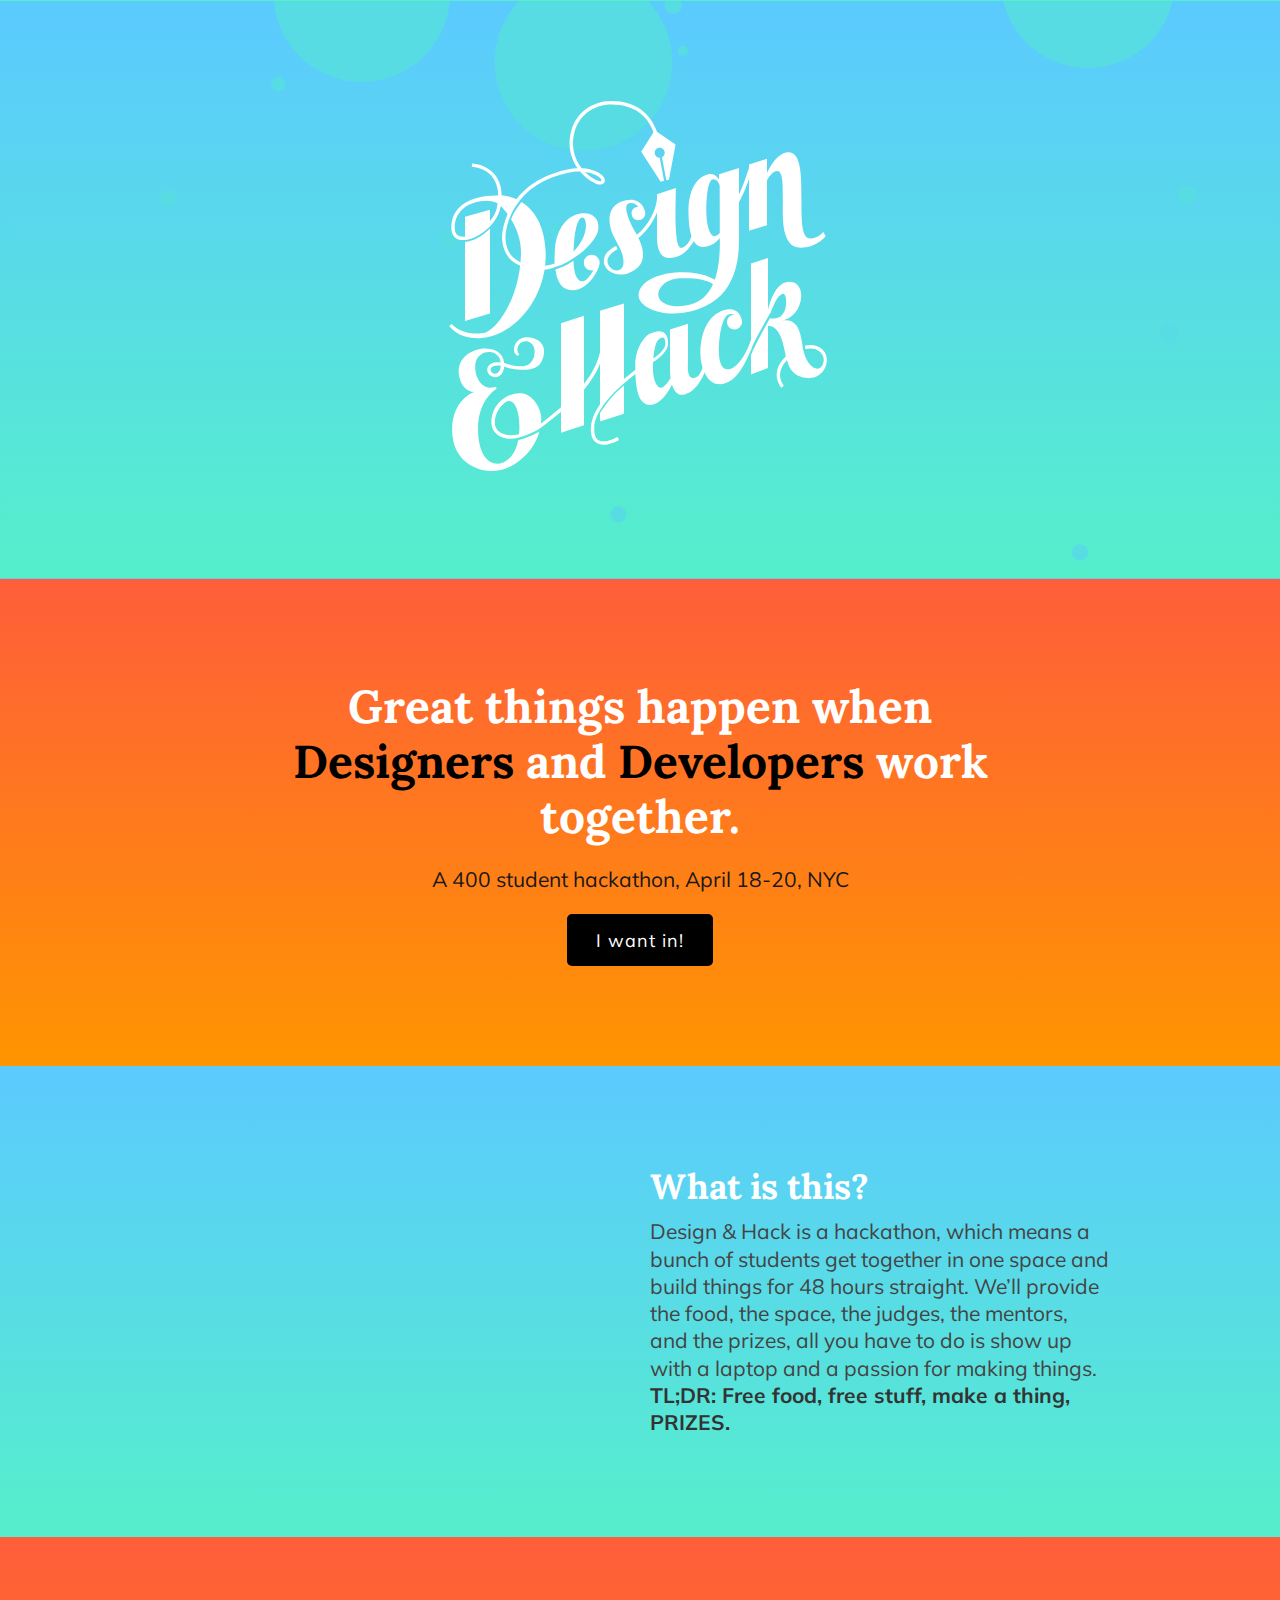
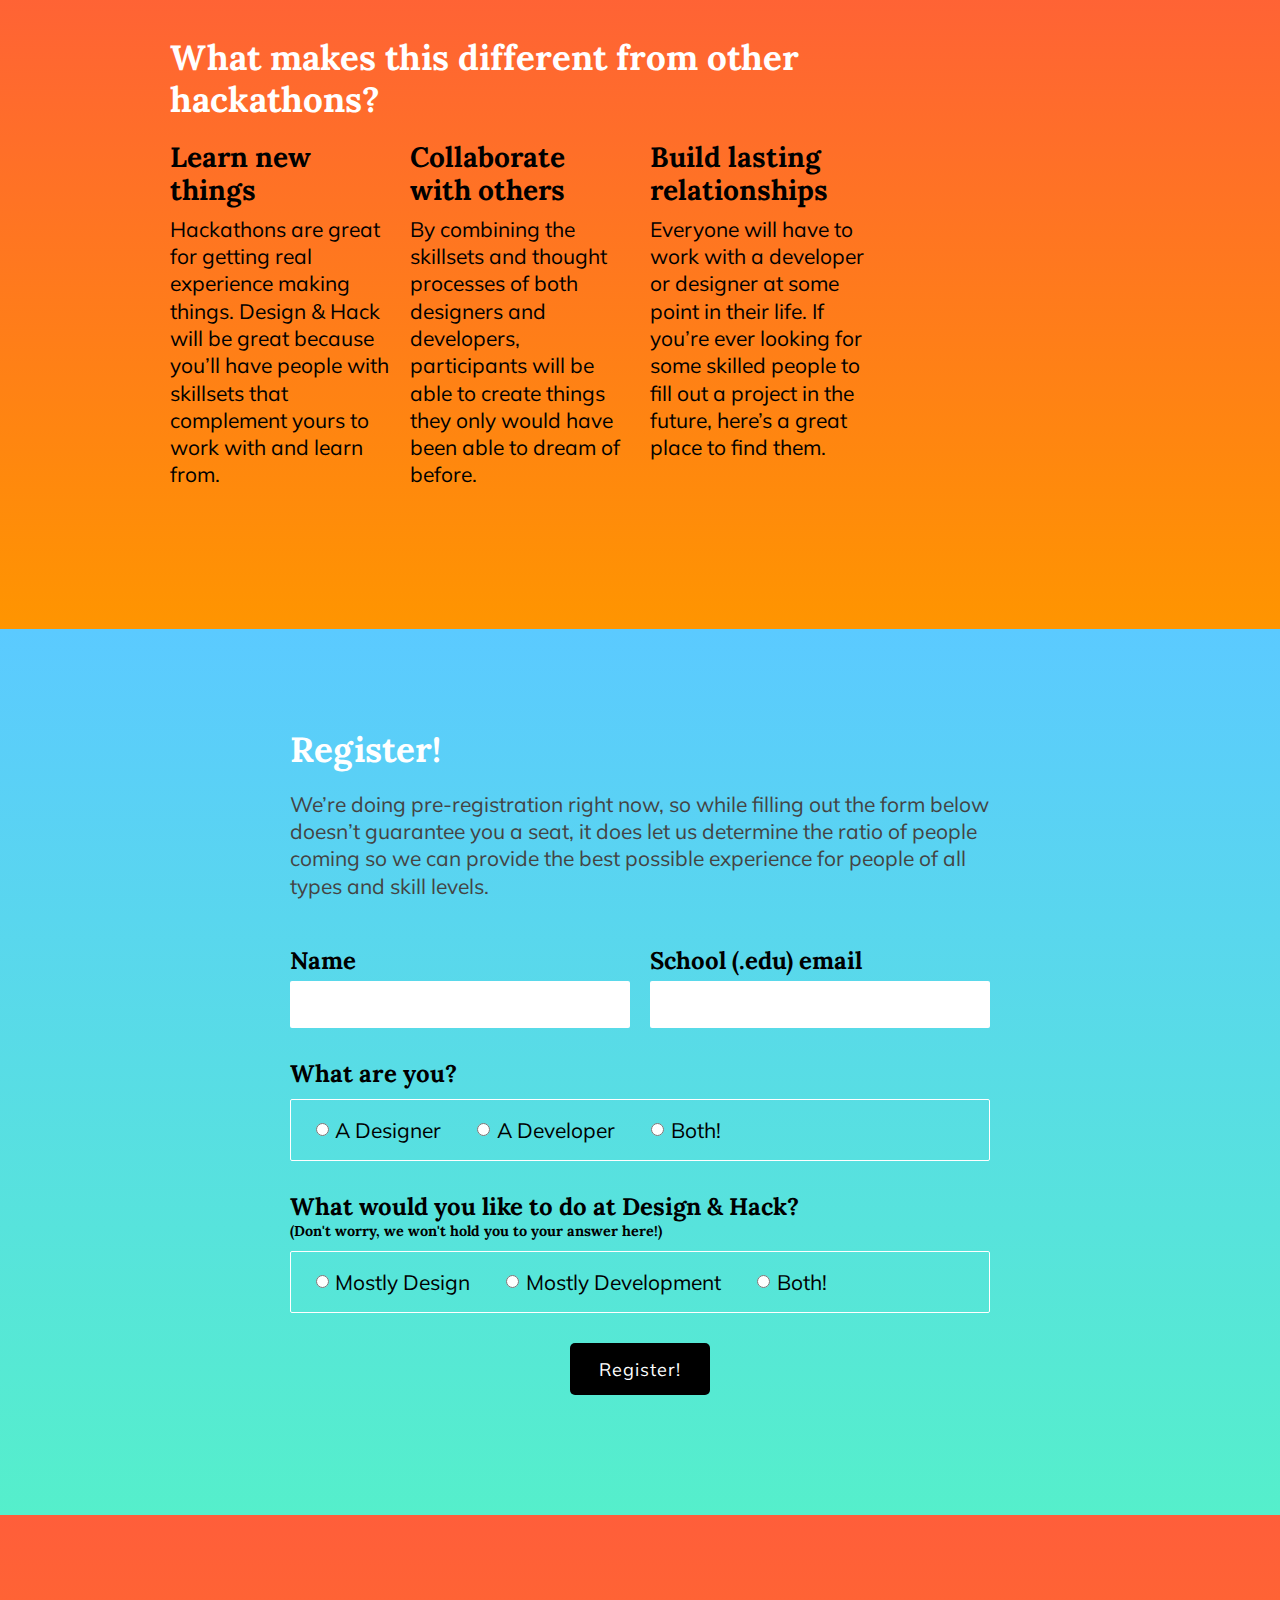
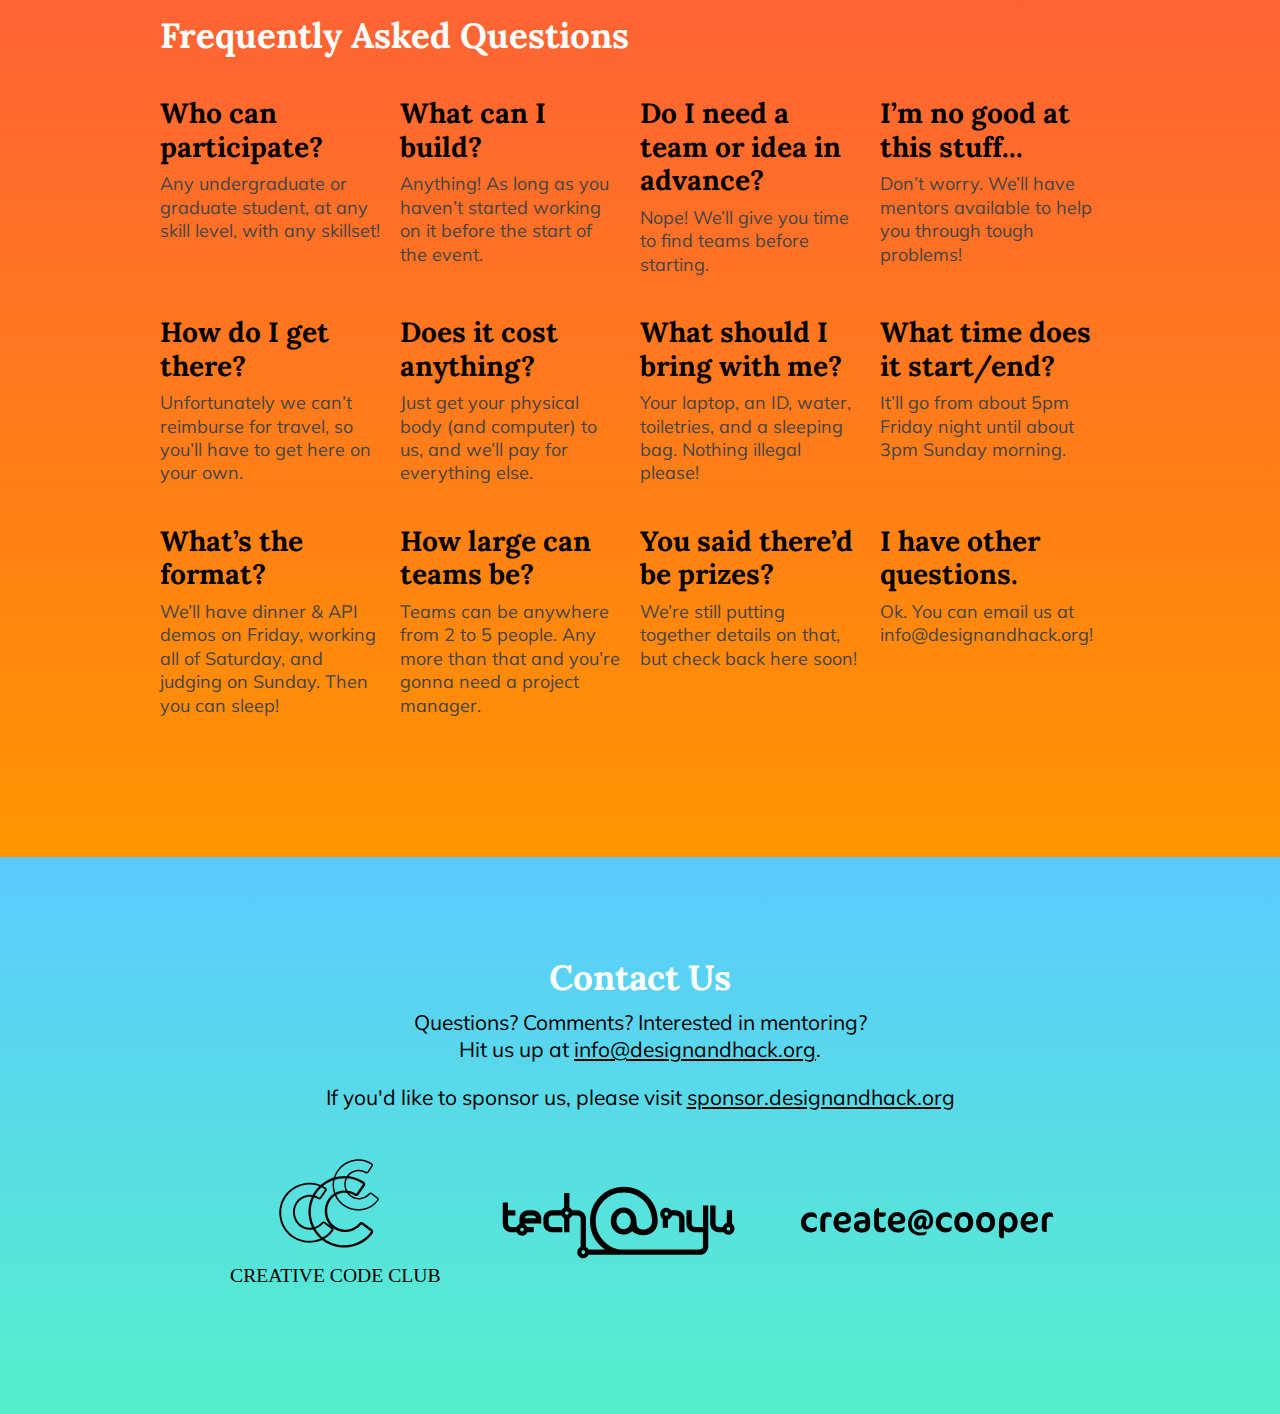
<file: index.html>
<!DOCTYPE html>
<!--[if lt IE 7 ]><html class="ie ie6" lang="en"> <![endif]-->
<!--[if IE 7 ]><html class="ie ie7" lang="en"> <![endif]-->
<!--[if IE 8 ]><html class="ie ie8" lang="en"> <![endif]-->
<!--[if (gte IE 9)|!(IE)]><!--><html lang="en"> <!--<![endif]-->
<head>

	<!-- Basic Page Needs
  ================================================== -->
	<meta charset="utf-8">
	<title>Design &amp; Hack | April 18-20</title>
	<meta name="description" content="">
	<meta name="author" content="">

	<!-- Mobile Specific Metas
  ================================================== -->
	<meta name="viewport" content="width=device-width, initial-scale=1, maximum-scale=1">

	<!-- CSS
  ================================================== -->
	<link rel="stylesheet" href="stylesheets/base.css">
	<link rel="stylesheet" href="stylesheets/skeleton.css">
	<link rel="stylesheet" href="stylesheets/layout.css">
	<link rel="stylesheet" href="stylesheets/base-styles.css">

	<!--[if lt IE 9]>
		<script src="http://html5shim.googlecode.com/svn/trunk/html5.js"></script>
	<![endif]-->

	<!-- Favicons
	================================================== -->
	<link rel="apple-touch-icon" sizes="57x57" href="http://designandhack.org/icons/apple-touch-icon-57x57.png">
	<link rel="apple-touch-icon" sizes="114x114" href="http://designandhack.org/icons/apple-touch-icon-114x114.png">
	<link rel="apple-touch-icon" sizes="72x72" href="http://designandhack.org/icons/apple-touch-icon-72x72.png">
	<link rel="apple-touch-icon" sizes="144x144" href="http://designandhack.org/icons/apple-touch-icon-144x144.png">
	<link rel="apple-touch-icon" sizes="60x60" href="http://designandhack.org/icons/apple-touch-icon-60x60.png">
	<link rel="apple-touch-icon" sizes="120x120" href="http://designandhack.org/icons/apple-touch-icon-120x120.png">
	<link rel="apple-touch-icon" sizes="76x76" href="http://designandhack.org/icons/apple-touch-icon-76x76.png">
	<link rel="apple-touch-icon" sizes="152x152" href="http://designandhack.org/icons/apple-touch-icon-152x152.png">
	<link rel="icon" type="image/png" href="http://designandhack.org/icons/favicon-196x196.png" sizes="196x196">
	<link rel="icon" type="image/png" href="http://designandhack.org/icons/favicon-160x160.png" sizes="160x160">
	<link rel="icon" type="image/png" href="http://designandhack.org/icons/favicon-96x96.png" sizes="96x96">
	<link rel="icon" type="image/png" href="http://designandhack.org/icons/favicon-16x16.png" sizes="16x16">
	<link rel="icon" type="image/png" href="http://designandhack.org/icons/favicon-32x32.png" sizes="32x32">
	<meta name="msapplication-TileColor" content="#da532c">
	<meta name="msapplication-TileImage" content="http://designandhack.org/icons/mstile-144x144.png">

	<!-- Custom
	================================================== -->
<link href='http://fonts.googleapis.com/css?family=Lora:400,700,400italic,700italic|Muli' rel='stylesheet' type='text/css'>
	<script src="https://ajax.googleapis.com/ajax/libs/jquery/2.0.0/jquery.min.js" type="text/javascript"></script>




</head>
<body>
	<header>
		<canvas class="pattern-design-container-1"></canvas>
		<img src="images/logo.svg" alt="Design &amp; Hack" class="logo">
	</header>
	<section class="intro">
		<div class="container">
			<h1 class="twelve columns offset-by-two row">Great things happen when <span class="designers">Designers</span> and <span class="developers">Developers</span> work together.</h1>
			<h4 class="details row">A 400 student hackathon, April 18-20, NYC</h2>
			<button class="register-top">I want in!</a>
		</div>
	</section>
	<section class="what">
		<!--<canvas class="pattern-design-container-1"></canvas>-->
		<div class="pattern-design-container-2"></div>
		<div class="container">
			<h2 class="eight columns offset-by-eight">What is this?</h1>
			<p class="eight columns offset-by-eight remove-bottom">Design &amp; Hack is a hackathon, which means a bunch of students get together in one space and build things for 48 hours straight. We’ll provide the food, the space, the judges, the mentors, and the prizes, all you have to do is show up with a laptop and a passion for making things. <strong>TL;DR: Free food, free stuff, make a thing, PRIZES.</strong> </p>
		</div>
	</section>
	<section class="why">
		<!--<canvas class="pattern-development-container-1"></canvas>-->
		<div class="pattern-development-container-2"></div>
		<div class="container">
			<h2 class="twelve columns row">What makes this different from other hackathons?</h2>
			<div class="twelve columns row clearfix">
				<div class="four columns alpha">
					<h3>Learn new things</h3>
					<p>Hackathons are great for getting real experience making things. Design &amp; Hack will be great because you’ll have people with skillsets that complement yours to work with and learn from.</p>
				</div>
				<div class="four columns">
					<h3>Collaborate with others</h3>
					<p>By combining the skillsets and thought processes of both designers and developers, participants will be able to create things they only would have been able to dream of before.</p>
				</div>
				<div class="four columns omega">
					<h3>Build lasting relationships</h3>
					<p>Everyone will have to work with a developer or designer at some point in their life. If you’re ever looking for some skilled people to fill out a project in the future, here’s a great place to find them.</p>
				</div>
			</div>
		</div>
	</section>
	<section class="register">
		<div class="container">
			<h2 class="twelcve columns offset-by-two row">Register!</h2>
			<p class="twelve columns offset-by-two row">
				We’re doing pre-registration right now, so while filling out the form below doesn’t guarantee you a seat, it does let us determine the ratio of people coming so we can provide the best possible experience for people of all types and skill levels.
			</p>
			<form action="https://docs.google.com/forms/d/182umBBY7OFVNP5V9fgM-IvEcebfyxMo-8ZLTtr0J-_w/formResponse" method="POST" id="ss-form" target="_self" onsubmit="" class="twelve columns offset-by-two row clearfix">
				<div class="six columns alpha">
					<label for="name">Name</label>
					<input id="name" type="text" name="entry.964512783" value="" class="ss-q-short" id="entry_964512783" dir="auto" aria-label="Name  " aria-required="true" required="" title="">
				</div>
				<div class="six columns omega">
					<label for="school-email">School (.edu) email</label>
					<input id="school-email" type="email" name="entry.111520572" value="" class="ss-q-short" id="entry_111520572" dir="auto" aria-label="Email  Must be a valid email address" aria-required="true" required="" title="Must be a valid email address">
				</div>
				<p class="label">What are you?</p>
				<div class="radio-set-container twelve columns row alpha omega">
					<input type="radio" name="entry.720144203" value="A Designer" id="group_720144203_1" role="radio" class="ss-q-radio" aria-label="A Designer" required="" aria-required="true">
					<label for="group_720144203_1">A Designer</label>
					<input type="radio" name="entry.720144203" value="A Developer" id="group_720144203_2" role="radio" class="ss-q-radio" aria-label="A Developer" required="" aria-required="true">
					<label for="group_720144203_2">A Developer</label>
					<input type="radio" name="entry.720144203" value="Both!" id="group_720144203_3" role="radio" class="ss-q-radio" aria-label="Both!" required="" aria-required="true">
					<label for="group_720144203_3">Both!</label>
				</div>
				<p class="label">What would you like to do at Design &amp; Hack?
					<span class="caveat">(Don't worry, we won't hold you to your answer here!)</span>
				</p>
				<div class="radio-set-container twelve columns row alpha omega">
					<input type="radio" name="entry.1129792092" value="Mostly Design" id="group_1129792092_1" role="radio" class="ss-q-radio" aria-label="Mostly Design" required="" aria-required="true">
					<label for="group_1129792092_1">Mostly Design</label>
					<input type="radio" name="entry.1129792092" value="Mostly Development" id="group_1129792092_2" role="radio" class="ss-q-radio" aria-label="Mostly Development" required="" aria-required="true">
					<label for="group_1129792092_2">Mostly Development</label>
					<input type="radio" name="entry.1129792092" value="Both!" id="group_1129792092_3" role="radio" class="ss-q-radio" aria-label="Both!" required="" aria-required="true">
					<label for="group_1129792092_3">Both!</label>
				</div>

				<input type="hidden" name="draftResponse" value="[,,&quot;1990460794605651435&quot;]">
				<input type="hidden" name="pageHistory" value="0">
				<input type="hidden" name="fromEmail" value="false">

				<input type="hidden" name="fbzx" value="1990460794605651435">

				<input type="submit" class="button register-bottom" value="Register!">
			</form>
		</div>
	</section>
	<section class="faq">
		<div class="container">
			<h2 class="sixteen columns row alpha omega">Frequently Asked Questions</h2>
			<div class="sixteen columns clearfix row alpha omega">
				<div class="four columns alpha">
					<h3>Who can participate?</h3>
					<p>Any undergraduate or graduate student, at any skill level, with any skillset!</p>
				</div>
				<div class="four columns">
					<h3>What can I build?</h3>
					<p>Anything! As long as you haven’t started working on it before the start of the event.</p>
				</div>
				<div class="four columns">
					<h3>Do I need a team or idea in advance?</h3>
					<p>Nope! We’ll give you time to find teams before starting.</p>
				</div>
				<div class="four columns omega">
					<h3>I’m no good at this stuff...</h3>
					<p>Don’t worry. We’ll have mentors available to help you through tough problems!</p>
				</div>
			</div>
			<div class="sixteen columns clearfix row alpha omega">
				<div class="four columns alpha">
					<h3>How do I get there?</h3>
					<p>Unfortunately we can’t reimburse for travel, so you’ll have to get here on your own.</p>
				</div>
				<div class="four columns">
					<h3>Does it cost anything?</h3>
					<p>Just get your physical body (and computer) to us, and we’ll pay for everything else.</p>
				</div>
				<div class="four columns">
					<h3>What should I bring with me?</h3>
					<p>Your laptop, an ID, water, toiletries, and a sleeping bag. Nothing illegal please!</p>
				</div>
				<div class="four columns omega">
					<h3>What time does it start/end?</h3>
					<p>It’ll go from about 5pm Friday night until about 3pm Sunday morning.</p>
				</div>
			</div>
			<div class="sixteen columns clearfix row alpha omega">
				<div class="four columns alpha">
					<h3>What’s the format?</h3>
					<p>We’ll have dinner &amp; API demos on Friday, working all of Saturday, and judging on Sunday. Then you can sleep!</p>
				</div>
				<div class="four columns">
					<h3>How large can teams be?</h3>
					<p>Teams can be anywhere from 2 to 5 people. Any more than that and you’re gonna need a project manager.</p>
				</div>
				<div class="four columns">
					<h3>You said there’d be prizes?</h3>
					<p>We’re still putting together details on that, but check back here soon!</p>
				</div>
				<div class="four columns omega">
					<h3>I have other questions.</h3>
					<p>Ok. You can email us at info@designandhack.org!</p>
				</div>
			</div>
		</div>
	</section>
	<footer>
		<div class="container">
			<h2>Contact Us</h2>
			<p>Questions? Comments? Interested in mentoring? <br/> Hit us up at <a href="mailto:info@designandhack.org">info@designandhack.org</a>.</p>
			<p>If you'd like to sponsor us, please visit <a href="http://sponsor.designandhack.org">sponsor.designandhack.org</a></p>
			<div class="logos">
				<a target="_blank" href="http://facebook.com/creativecodeclub"><img src="images/c3.svg" alt="Creative Code Club"></a>
				<a target="_blank" href="http://techatnyu.org/"><img src="images/tech@nyu.svg" alt="Tech @ NYU"></a>
				<a target="_blank" href="http://createatcooper.org/"><img src="images/create@cooper.svg" alt="Create @ Cooper"></a>
			</div>
		</div>
	</footer>
	<script src="js/animations.js">
	</script>
</body>
</html>
</file>
<file: stylesheets/base.css>
/*
* Skeleton V1.2
* Copyright 2011, Dave Gamache
* www.getskeleton.com
* Free to use under the MIT license.
* http://www.opensource.org/licenses/mit-license.php
* 6/20/2012
*/


/* Table of Content
==================================================
	#Reset & Basics
	#Basic Styles
	#Site Styles
	#Typography
	#Links
	#Lists
	#Images
	#Buttons
	#Forms
	#Misc */


/* #Reset & Basics (Inspired by E. Meyers)
================================================== */
	html, body, div, span, applet, object, iframe, h1, h2, h3, h4, h5, h6, p, blockquote, pre, a, abbr, acronym, address, big, cite, code, del, dfn, em, img, ins, kbd, q, s, samp, small, strike, strong, sub, sup, tt, var, b, u, i, center, dl, dt, dd, ol, ul, li, fieldset, form, label, legend, table, caption, tbody, tfoot, thead, tr, th, td, article, aside, canvas, details, embed, figure, figcaption, footer, header, hgroup, menu, nav, output, ruby, section, summary, time, mark, audio, video {
		margin: 0;
		padding: 0;
		border: 0;
		font-size: 100%;
		font: inherit;
		vertical-align: baseline; }
	article, aside, details, figcaption, figure, footer, header, hgroup, menu, nav, section {
		display: block; }
	body {
		line-height: 1; }
	ol, ul {
		list-style: none; }
	blockquote, q {
		quotes: none; }
	blockquote:before, blockquote:after,
	q:before, q:after {
		content: '';
		content: none; }
	table {
		border-collapse: collapse;
		border-spacing: 0; }


/* #Basic Styles
================================================== */
	body {
		background: #fff;
		font: 14px/21px "HelveticaNeue", "Helvetica Neue", Helvetica, Arial, sans-serif;
		color: #444;
		-webkit-font-smoothing: antialiased; /* Fix for webkit rendering */
		-webkit-text-size-adjust: 100%;
 }


/* #Typography
================================================== */
	h1, h2, h3, h4, h5, h6 {
		color: #181818;
		font-family: "Georgia", "Times New Roman", serif;
		font-weight: normal; }
	h1 a, h2 a, h3 a, h4 a, h5 a, h6 a { font-weight: inherit; }
	h1 { font-size: 46px; line-height: 50px; margin-bottom: 14px;}
	h2 { font-size: 35px; line-height: 40px; margin-bottom: 10px; }
	h3 { font-size: 28px; line-height: 34px; margin-bottom: 8px; }
	h4 { font-size: 21px; line-height: 30px; margin-bottom: 4px; }
	h5 { font-size: 17px; line-height: 24px; }
	h6 { font-size: 14px; line-height: 21px; }
	.subheader { color: #777; }

	p { margin: 0 0 20px 0; }
	p img { margin: 0; }
	p.lead { font-size: 21px; line-height: 27px; color: #777;  }

	em { font-style: italic; }
	strong { font-weight: bold; color: #333; }
	small { font-size: 80%; }

/*	Blockquotes  */
	blockquote, blockquote p { font-size: 17px; line-height: 24px; color: #777; font-style: italic; }
	blockquote { margin: 0 0 20px; padding: 9px 20px 0 19px; border-left: 1px solid #ddd; }
	blockquote cite { display: block; font-size: 12px; color: #555; }
	blockquote cite:before { content: "\2014 \0020"; }
	blockquote cite a, blockquote cite a:visited, blockquote cite a:visited { color: #555; }

	hr { border: solid #ddd; border-width: 1px 0 0; clear: both; margin: 10px 0 30px; height: 0; }


/* #Links
================================================== */
	a, a:visited { color: #333; text-decoration: underline; outline: 0; }
	a:hover, a:focus { color: #000; }
	p a, p a:visited { line-height: inherit; }


/* #Lists
================================================== */
	ul, ol { margin-bottom: 20px; }
	ul { list-style: none outside; }
	ol { list-style: decimal; }
	ol, ul.square, ul.circle, ul.disc { margin-left: 30px; }
	ul.square { list-style: square outside; }
	ul.circle { list-style: circle outside; }
	ul.disc { list-style: disc outside; }
	ul ul, ul ol,
	ol ol, ol ul { margin: 4px 0 5px 30px; font-size: 90%;  }
	ul ul li, ul ol li,
	ol ol li, ol ul li { margin-bottom: 6px; }
	li { line-height: 18px; margin-bottom: 12px; }
	ul.large li { line-height: 21px; }
	li p { line-height: 21px; }

/* #Images
================================================== */

	img.scale-with-grid {
		max-width: 100%;
		height: auto; }


/* #Buttons
================================================== */

	.button,
	button,
	input[type="submit"],
	input[type="reset"],
	input[type="button"] {
		background: #eee; /* Old browsers */
		background: #eee -moz-linear-gradient(top, rgba(255,255,255,.2) 0%, rgba(0,0,0,.2) 100%); /* FF3.6+ */
		background: #eee -webkit-gradient(linear, left top, left bottom, color-stop(0%,rgba(255,255,255,.2)), color-stop(100%,rgba(0,0,0,.2))); /* Chrome,Safari4+ */
		background: #eee -webkit-linear-gradient(top, rgba(255,255,255,.2) 0%,rgba(0,0,0,.2) 100%); /* Chrome10+,Safari5.1+ */
		background: #eee -o-linear-gradient(top, rgba(255,255,255,.2) 0%,rgba(0,0,0,.2) 100%); /* Opera11.10+ */
		background: #eee -ms-linear-gradient(top, rgba(255,255,255,.2) 0%,rgba(0,0,0,.2) 100%); /* IE10+ */
		background: #eee linear-gradient(top, rgba(255,255,255,.2) 0%,rgba(0,0,0,.2) 100%); /* W3C */
	  border: 1px solid #aaa;
	  border-top: 1px solid #ccc;
	  border-left: 1px solid #ccc;
	  -moz-border-radius: 3px;
	  -webkit-border-radius: 3px;
	  border-radius: 3px;
	  color: #444;
	  display: inline-block;
	  font-size: 11px;
	  font-weight: bold;
	  text-decoration: none;
	  text-shadow: 0 1px rgba(255, 255, 255, .75);
	  cursor: pointer;
	  margin-bottom: 20px;
	  line-height: normal;
	  padding: 8px 10px;
	  font-family: "HelveticaNeue", "Helvetica Neue", Helvetica, Arial, sans-serif; }

	.button:hover,
	button:hover,
	input[type="submit"]:hover,
	input[type="reset"]:hover,
	input[type="button"]:hover {
		color: #222;
		background: #ddd; /* Old browsers */
		background: #ddd -moz-linear-gradient(top, rgba(255,255,255,.3) 0%, rgba(0,0,0,.3) 100%); /* FF3.6+ */
		background: #ddd -webkit-gradient(linear, left top, left bottom, color-stop(0%,rgba(255,255,255,.3)), color-stop(100%,rgba(0,0,0,.3))); /* Chrome,Safari4+ */
		background: #ddd -webkit-linear-gradient(top, rgba(255,255,255,.3) 0%,rgba(0,0,0,.3) 100%); /* Chrome10+,Safari5.1+ */
		background: #ddd -o-linear-gradient(top, rgba(255,255,255,.3) 0%,rgba(0,0,0,.3) 100%); /* Opera11.10+ */
		background: #ddd -ms-linear-gradient(top, rgba(255,255,255,.3) 0%,rgba(0,0,0,.3) 100%); /* IE10+ */
		background: #ddd linear-gradient(top, rgba(255,255,255,.3) 0%,rgba(0,0,0,.3) 100%); /* W3C */
	  border: 1px solid #888;
	  border-top: 1px solid #aaa;
	  border-left: 1px solid #aaa; }

	.button:active,
	button:active,
	input[type="submit"]:active,
	input[type="reset"]:active,
	input[type="button"]:active {
		border: 1px solid #666;
		background: #ccc; /* Old browsers */
		background: #ccc -moz-linear-gradient(top, rgba(255,255,255,.35) 0%, rgba(10,10,10,.4) 100%); /* FF3.6+ */
		background: #ccc -webkit-gradient(linear, left top, left bottom, color-stop(0%,rgba(255,255,255,.35)), color-stop(100%,rgba(10,10,10,.4))); /* Chrome,Safari4+ */
		background: #ccc -webkit-linear-gradient(top, rgba(255,255,255,.35) 0%,rgba(10,10,10,.4) 100%); /* Chrome10+,Safari5.1+ */
		background: #ccc -o-linear-gradient(top, rgba(255,255,255,.35) 0%,rgba(10,10,10,.4) 100%); /* Opera11.10+ */
		background: #ccc -ms-linear-gradient(top, rgba(255,255,255,.35) 0%,rgba(10,10,10,.4) 100%); /* IE10+ */
		background: #ccc linear-gradient(top, rgba(255,255,255,.35) 0%,rgba(10,10,10,.4) 100%); /* W3C */ }

	.button.full-width,
	button.full-width,
	input[type="submit"].full-width,
	input[type="reset"].full-width,
	input[type="button"].full-width {
		width: 100%;
		padding-left: 0 !important;
		padding-right: 0 !important;
		text-align: center; }

	/* Fix for odd Mozilla border & padding issues */
	button::-moz-focus-inner,
	input::-moz-focus-inner {
    border: 0;
    padding: 0;
	}


/* #Forms
================================================== */

	form {
		margin-bottom: 20px; }
	fieldset {
		margin-bottom: 20px; }
	input[type="text"],
	input[type="password"],
	input[type="email"],
	textarea,
	select {
		border: 1px solid #ccc;
		padding: 6px 4px;
		outline: none;
		-moz-border-radius: 2px;
		-webkit-border-radius: 2px;
		border-radius: 2px;
		font: 13px "HelveticaNeue", "Helvetica Neue", Helvetica, Arial, sans-serif;
		color: #777;
		margin: 0;
		width: 210px;
		max-width: 100%;
		display: block;
		margin-bottom: 20px;
		background: #fff; }
	select {
		padding: 0; }
	input[type="text"]:focus,
	input[type="password"]:focus,
	input[type="email"]:focus,
	textarea:focus {
		border: 1px solid #aaa;
 		color: #444;
 		-moz-box-shadow: 0 0 3px rgba(0,0,0,.2);
		-webkit-box-shadow: 0 0 3px rgba(0,0,0,.2);
		box-shadow:  0 0 3px rgba(0,0,0,.2); }
	textarea {
		min-height: 60px; }
	label,
	legend {
		display: block;
		font-weight: bold;
		font-size: 13px;  }
	select {
		width: 220px; }
	input[type="checkbox"] {
		display: inline; }
	label span,
	legend span {
		font-weight: normal;
		font-size: 13px;
		color: #444; }

/* #Misc
================================================== */
	.remove-bottom { margin-bottom: 0 !important; }
	.half-bottom { margin-bottom: 10px !important; }
	.add-bottom { margin-bottom: 20px !important; }
</file>
<file: stylesheets/skeleton.css>
/*
* Skeleton V1.2
* Copyright 2011, Dave Gamache
* www.getskeleton.com
* Free to use under the MIT license.
* http://www.opensource.org/licenses/mit-license.php
* 6/20/2012
*/


/* Table of Contents
==================================================
    #Base 960 Grid
    #Tablet (Portrait)
    #Mobile (Portrait)
    #Mobile (Landscape)
    #Clearing */



/* #Base 960 Grid
================================================== */

    .container                                  { position: relative; width: 960px; margin: 0 auto; padding: 0; box-sizing: border-box; -moz-bozx-sizing: border-box; }
    .container .column,
    .container .columns                         { float: left; display: inline; margin-left: 10px; margin-right: 10px; }
    .row                                        { clear: left; margin-bottom: 20px; }

    /* Nested Column Classes */
    .column.alpha, .columns.alpha               { margin-left: 0; }
    .column.omega, .columns.omega               { margin-right: 0; }

    /* Base Grid */
    .container .one.column,
    .container .one.columns                     { width: 40px;  }
    .container .two.columns                     { width: 100px; }
    .container .three.columns                   { width: 160px; }
    .container .four.columns                    { width: 220px; }
    .container .five.columns                    { width: 280px; }
    .container .six.columns                     { width: 340px; }
    .container .seven.columns                   { width: 400px; }
    .container .eight.columns                   { width: 460px; }
    .container .nine.columns                    { width: 520px; }
    .container .ten.columns                     { width: 580px; }
    .container .eleven.columns                  { width: 640px; }
    .container .twelve.columns                  { width: 700px; }
    .container .thirteen.columns                { width: 760px; }
    .container .fourteen.columns                { width: 820px; }
    .container .fifteen.columns                 { width: 880px; }
    .container .sixteen.columns                 { width: 940px; }

    .container .one-third.column                { width: 300px; }
    .container .two-thirds.column               { width: 620px; }

    /* Offsets */
    .container .offset-by-one                   { padding-left: 60px;  }
    .container .offset-by-two                   { padding-left: 120px; }
    .container .offset-by-three                 { padding-left: 180px; }
    .container .offset-by-four                  { padding-left: 240px; }
    .container .offset-by-five                  { padding-left: 300px; }
    .container .offset-by-six                   { padding-left: 360px; }
    .container .offset-by-seven                 { padding-left: 420px; }
    .container .offset-by-eight                 { padding-left: 480px; }
    .container .offset-by-nine                  { padding-left: 540px; }
    .container .offset-by-ten                   { padding-left: 600px; }
    .container .offset-by-eleven                { padding-left: 660px; }
    .container .offset-by-twelve                { padding-left: 720px; }
    .container .offset-by-thirteen              { padding-left: 780px; }
    .container .offset-by-fourteen              { padding-left: 840px; }
    .container .offset-by-fifteen               { padding-left: 900px; }



/* #Tablet (Portrait)
================================================== */

    /* Note: Design for a width of 768px */

    @media only screen and (min-width: 768px) and (max-width: 959px) {
        .container                                  { max-width: 768px; }
        .container .column,
        .container .columns                         { margin-left: 10px; margin-right: 10px;  }
        .column.alpha, .columns.alpha               { margin-left: 0; margin-right: 10px; }
        .column.omega, .columns.omega               { margin-right: 0; margin-left: 10px; }
        .alpha.omega                                { margin-left: 0; margin-right: 0; }

        .container .one.column,
        .container .one.columns                     { width: 28px; }
        .container .two.columns                     { width: 76px; }
        .container .three.columns                   { width: 124px; }
        .container .four.columns                    { width: 172px; }
        .container .five.columns                    { width: 220px; }
        .container .six.columns                     { width: 268px; }
        .container .seven.columns                   { width: 316px; }
        .container .eight.columns                   { width: 364px; }
        .container .nine.columns                    { width: 412px; }
        .container .ten.columns                     { width: 460px; }
        .container .eleven.columns                  { width: 508px; }
        .container .twelve.columns                  { width: 556px; }
        .container .thirteen.columns                { width: 604px; }
        .container .fourteen.columns                { width: 652px; }
        .container .fifteen.columns                 { width: 700px; }
        .container .sixteen.columns                 { width: 748px; }

        .container .one-third.column                { width: 236px; }
        .container .two-thirds.column               { width: 492px; }

        /* Offsets */
        .container .offset-by-one                   { padding-left: 48px; }
        .container .offset-by-two                   { padding-left: 96px; }
        .container .offset-by-three                 { padding-left: 144px; }
        .container .offset-by-four                  { padding-left: 192px; }
        .container .offset-by-five                  { padding-left: 240px; }
        .container .offset-by-six                   { padding-left: 288px; }
        .container .offset-by-seven                 { padding-left: 336px; }
        .container .offset-by-eight                 { padding-left: 384px; }
        .container .offset-by-nine                  { padding-left: 432px; }
        .container .offset-by-ten                   { padding-left: 480px; }
        .container .offset-by-eleven                { padding-left: 528px; }
        .container .offset-by-twelve                { padding-left: 576px; }
        .container .offset-by-thirteen              { padding-left: 624px; }
        .container .offset-by-fourteen              { padding-left: 672px; }
        .container .offset-by-fifteen               { padding-left: 720px; }
    }


/*  #Mobile (Portrait)
================================================== */

    /* Note: Design for a width of 320px */

    @media only screen and (max-width: 767px) {
        .container { width: 300px; }
        .container .columns,
        .container .column { margin-left: 0; margin-right: 0; }

        .container .one.column,
        .container .one.columns,
        .container .two.columns,
        .container .three.columns,
        .container .four.columns,
        .container .five.columns,
        .container .six.columns,
        .container .seven.columns,
        .container .eight.columns,
        .container .nine.columns,
        .container .ten.columns,
        .container .eleven.columns,
        .container .twelve.columns,
        .container .thirteen.columns,
        .container .fourteen.columns,
        .container .fifteen.columns,
        .container .sixteen.columns,
        .container .one-third.column,
        .container .two-thirds.column  { width: 300px; }

        /* Offsets */
        .container .offset-by-one,
        .container .offset-by-two,
        .container .offset-by-three,
        .container .offset-by-four,
        .container .offset-by-five,
        .container .offset-by-six,
        .container .offset-by-seven,
        .container .offset-by-eight,
        .container .offset-by-nine,
        .container .offset-by-ten,
        .container .offset-by-eleven,
        .container .offset-by-twelve,
        .container .offset-by-thirteen,
        .container .offset-by-fourteen,
        .container .offset-by-fifteen { padding-left: 0; }

    }


/* #Mobile (Landscape)
================================================== */

    /* Note: Design for a width of 480px */

    @media only screen and (min-width: 480px) and (max-width: 767px) {
        .container { width: 420px; }
        .container .columns,
        .container .column { margin-left: 0; margin-right: 0; }

        .container .one.column,
        .container .one.columns,
        .container .two.columns,
        .container .three.columns,
        .container .four.columns,
        .container .five.columns,
        .container .six.columns,
        .container .seven.columns,
        .container .eight.columns,
        .container .nine.columns,
        .container .ten.columns,
        .container .eleven.columns,
        .container .twelve.columns,
        .container .thirteen.columns,
        .container .fourteen.columns,
        .container .fifteen.columns,
        .container .sixteen.columns,
        .container .one-third.column,
        .container .two-thirds.column { width: 420px; }
    }


/* #Clearing
================================================== */

    /* Self Clearing Goodness */
    .container:after { content: "\0020"; display: block; height: 0; clear: both; visibility: hidden; }

    /* Use clearfix class on parent to clear nested columns,
    or wrap each row of columns in a <div class="row"> */
    .clearfix:before,
    .clearfix:after,
    .row:before,
    .row:after {
      content: '\0020';
      display: block;
      overflow: hidden;
      visibility: hidden;
      width: 0;
      height: 0; }
    .row:after,
    .clearfix:after {
      clear: both; }
    .row,
    .clearfix {
      zoom: 1; }

    /* You can also use a <br class="clear" /> to clear columns */
    .clear {
      clear: both;
      display: block;
      overflow: hidden;
      visibility: hidden;
      width: 0;
      height: 0;
    }
</file>
<file: stylesheets/layout.css>
/*
* Skeleton V1.2
* Copyright 2011, Dave Gamache
* www.getskeleton.com
* Free to use under the MIT license.
* http://www.opensource.org/licenses/mit-license.php
* 6/20/2012
*/

/* Table of Content
==================================================
	#Site Styles
	#Page Styles
	#Media Queries
	#Font-Face */

/* #Site Styles
================================================== */

/* #Page Styles
================================================== */

/* #Media Queries
================================================== */

	/* Smaller than standard 960 (devices and browsers) */
	@media only screen and (max-width: 959px) {}

	/* Tablet Portrait size to standard 960 (devices and browsers) */
	@media only screen and (min-width: 768px) and (max-width: 959px) {}

	/* All Mobile Sizes (devices and browser) */
	@media only screen and (max-width: 767px) {}

	/* Mobile Landscape Size to Tablet Portrait (devices and browsers) */
	@media only screen and (min-width: 480px) and (max-width: 767px) {}

	/* Mobile Portrait Size to Mobile Landscape Size (devices and browsers) */
	@media only screen and (max-width: 479px) {}


/* #Font-Face
================================================== */
/* 	This is the proper syntax for an @font-face file
		Just create a "fonts" folder at the root,
		copy your FontName into code below and remove
		comment brackets */

/*	@font-face {
	    font-family: 'FontName';
	    src: url('../fonts/FontName.eot');
	    src: url('../fonts/FontName.eot?iefix') format('eot'),
	         url('../fonts/FontName.woff') format('woff'),
	         url('../fonts/FontName.ttf') format('truetype'),
	         url('../fonts/FontName.svg#webfontZam02nTh') format('svg');
	    font-weight: normal;
	    font-style: normal; }
*/
</file>
<file: stylesheets/base-styles.css>
/* Typography overrides */
/* line 13, ../sass/base-styles.scss */
h1, h2, h3 {
  font-family: "Lora";
  font-weight: bold;
  line-height: 1.2;
}

/* line 19, ../sass/base-styles.scss */
h4, p, li, blockquote {
  font-family: "Brandon Grotesque", "Muli", sans-serif;
}

/* line 23, ../sass/base-styles.scss */
p {
  font-size: 21px;
  line-height: 1.3;
}

/* line 30, ../sass/base-styles.scss */
button,
.button,
input[type="submit"] {
  background: #524656;
  border: 1px solid #87748e;
  text-shadow: none;
  font-size: 18px;
  font-family: "Brandon Grotesque", "Muli", sans-serif;
  color: white;
  font-weight: 400;
  letter-spacing: 1px;
  display: block;
  margin: 10px auto 0 auto;
  padding: 0.8em 1.6em;
  border-radius: 5px;

  background: #000;
  border: none;

  -webkit-transition: all 300ms cubic-bezier(0.68, -0.55, 0.265, 1.55);
  transition:         all 300ms cubic-bezier(0.68, -0.55, 0.265, 1.55);
}
/* line 46, ../sass/base-styles.scss */
button:hover,
.button:hover,
input[type="submit"]:hover {
  background: #5f5164;
  background: #111;
  -webkit-transition: all 300ms cubic-bezier(0.68, -0.55, 0.265, 1.55);
  transition:         all 300ms cubic-bezier(0.68, -0.55, 0.265, 1.55);
  padding: 0.8em 3em;
  border: none;
  color: white;
}

/* line 52, ../sass/base-styles.scss */
header {
  position: relative;
  background-image: url("../images/header-photo.jpg");
  background-size: cover;
  background-position: bottom;
  border: 1px solid transparent;
}
/* line 57, ../sass/base-styles.scss */
header .logo {
  display: block;
  margin: 100px auto;
  max-width: 80%;
  z-index: 5;
  position: relative;
}

/* line 64, ../sass/base-styles.scss */
header,
section,
footer {
  padding: 100px 0;
}

header {
  padding: 0;
  border-bottom: 1px solid transparent;
}

.intro, .why, .faq, header.sponsors-page {
  background-image: linear-gradient(#FF5E3A, #FF9500);
  background: linear-gradient(#FF5E3A, #FF9500);
}

header, .register, .what, footer, .info {
  background-image: linear-gradient(#5BCAFF, #55EFCB);
  background: linear-gradient(#5BCAFF, #55EFCB);
}

/* line 70, ../sass/base-styles.scss */
.intro {
  text-align: center;
}
/* line 74, ../sass/base-styles.scss */
.intro h1 {
  color: #fff;
}
/* line 75, ../sass/base-styles.scss */
.intro .designers {
  color: #79c2e2;
  color: #000;
}
/* line 76, ../sass/base-styles.scss */
.intro .developers {
  color: #cf4647;
  color: #000;
}
/* line 78, ../sass/base-styles.scss */
.intro h3 {
  color: #524656;
  margin-bottom: 20px;
}

/* line 84, ../sass/base-styles.scss */
.what {
  background-color: #79c2e2;
  position: relative;
  /*
  .pattern-design-container-2 {
    position: absolute;
    top: 0;
    width: 100%;
    height: 100%;
    background-image: url('../images/pattern-design-2.svg');
    background-repeat: repeat-y;
    background-attachment: fixed;
  }
  */
}
/* line 87, ../sass/base-styles.scss */
.pattern-design-container-1 {
  position: absolute;
  top: 0;
  width: 100%;
  height: 100%;
  background-repeat: repeat-y;
  background-attachment: fixed;
  z-index: 1;
}
/* line 107, ../sass/base-styles.scss */
.what h2 {
  color: #fff;
}

/* line 110, ../sass/base-styles.scss */
.why {
  background-color: #cf4647;
  position: relative;
  /*
  .pattern-development-container-2 {
    position: absolute;
    top: 0;
    width: 100%;
    height: 100%;
    background-image: url('../images/pattern-development-2.svg');
    background-repeat: repeat-y;
    background-attachment: fixed;
    background-position-x: 90%;
    background-position-y: -150px;
  }
  */
}
/* line 113, ../sass/base-styles.scss */
.why .pattern-development-container-1 {
  position: absolute;
  top: 0;
  width: 100%;
  height: 100%;
  background-repeat: repeat-y;
  background-attachment: fixed;
  background-position: 90%;
}
/* line 136, ../sass/base-styles.scss */
.why h2 {
  color: #fff;
}

.why h3 {
  color: #000;
}
/* line 137, ../sass/base-styles.scss */
.why p {
  color: #000;
}

/* line 141, ../sass/base-styles.scss */
.register h2 {
  color: #fff;
  
}
/* line 146, ../sass/base-styles.scss */
.register form {
  margin-top: 30px;
}
/* line 150, ../sass/base-styles.scss */
.register input[type="text"], .register input[type="email"] {
  padding: 0.5em 1em;
  font-size: 21px;
  font-family: "Brandon Grotesque", "Muli", sans-serif;
  background-color: #fff;
  color: black;
  border: none;
  width: 100%;
  -moz-box-sizing: border-box;
  -webkit-box-sizing: border-box;
  box-sizing: border-box;
}
/* line 161, ../sass/base-styles.scss */
.register label,
.register p.label {
  font-family: "Lora", serif;
  font-size: 24px;
  color: #000;
  font-weight: bold;
  margin-bottom: 10px;
}

.register .six.columns {
  padding-bottom: 10px;
}
/* line 170, ../sass/base-styles.scss */
.register .radio-set-container {
  margin-bottom: 30px;
  padding: 1.4em;
  border: 1px solid #fff;
  border-radius: 2px;
  -moz-box-sizing: border-box;
  -webkit-box-sizing: border-box;
  box-sizing: border-box;
}
/* line 176, ../sass/base-styles.scss */
.register .radio-set-container label {
  font-family: "Brandon Grotesque", "Muli", sans-serif;
  font-weight: normal;
  font-size: 21px;
  margin-right: 27px;
}
/* line 184, ../sass/base-styles.scss */
.register .caveat {
  display: block;
  font-size: 0.6em;
  font-weight: bold;
}
/* line 190, ../sass/base-styles.scss */
.register .radio-set-container label,
.register input[type="radio"] {
  display: inline;
  cursor: pointer;
  vertical-align: top;
}

/* line 198, ../sass/base-styles.scss */
.faq {
  background-color: #e5ddcb;
}
/* line 200, ../sass/base-styles.scss */
.faq h2 {
  color: #fff;
}

.faq h3 {
  color: #000;
}
/* line 204, ../sass/base-styles.scss */
.faq h2 {
  margin-bottom: 40px;
}
/* line 208, ../sass/base-styles.scss */
.faq p {
  font-size: 18px;
}

/** SPONSORS PAGE **/
/* line 215, ../sass/base-styles.scss */
header.sponsors-page {
  /*background-image: url("../images/sponsor-header-photo.jpg");*/
  height: 250px;
  padding: 50px;
}

header.sponsors-page .logo {
  height: 80px;
}

header.sponsors-page .logo {
  height: 200px;
}
/* line 219, ../sass/base-styles.scss */
header .eyebrow {
  text-align: center;
  font-size: 2em;
  color: white;
}

/* line 225, ../sass/base-styles.scss */
.info {
  background-color: #e5ddcb;
}
/* line 227, ../sass/base-styles.scss */
.info h2 {
  color: #fff;
  margin-bottom: 20px;
}
/* line 232, ../sass/base-styles.scss */
.info li {
  font-size: 1.2rem;
}

.info blockquote p {
  font-size: 1.3em;
  margin: 0;
}

.info blockquote {
  border-left: none;
  padding: 0;
  margin: 80px auto -40px;
}

.info p.different {
  margin-top: 60px;
}

.info blockquote p.cite {
  text-align: right;
}

.info ol li {
  padding: 10px;
  line-height: 1.3;
}

/* line 237, ../sass/base-styles.scss */
.table-container {
  max-width: 800px;
  margin: 0 auto;
}

/* line 242, ../sass/base-styles.scss */
table {
  min-width: 400px;
  margin: 2em 0;
  border-spacing: 5px;
  border-collapse: separate;
}

/* line 247, ../sass/base-styles.scss */
td, th {
  /*border: 1px solid #1c181e;
  border: 1px solid rgba(0,0,0,0.1);*/
  padding: 10px;
  width: 20%;
}

td.empty {
  background-color: #fbfbfb;
}

th {
}

/* line 252, ../sass/base-styles.scss */
thead.price th {
  font-size: 1.6em;
  /*background-color: #5bcbff;*/
  background: #36cbb0;
  color: #fff;
  /*border: 1px solid rgba(0,0,0,0.5);*/
  vertical-align: middle;
  padding: 15px;
}

thead.tiers th {
  font-weight: bold;
  color: #000;
  background: none;
}

thead.price th:nth-child(1) { background: #4aa7c3; }
thead.price th:nth-child(2) { background: #49aebb; }
thead.price th:nth-child(3) { background: #49b3b3; }
thead.price th:nth-child(4) { background: #48baab; }
thead.price th:nth-child(5) { background: #47bfa2; }

/* line 259, ../sass/base-styles.scss */
.limit {

  font-size: 14px;
}

/* line 264, ../sass/base-styles.scss */
.price td {
  text-align: center;
  color: #000;
  font-size: 1.2em;
  font-weight: bold;
}

/* line 271, ../sass/base-styles.scss */
th {
  font-size: 1.3em;
  font-weight: bold;
  font-family: "Lora", serif;
  background-color: #ff7a1d;
  color: white;
}

/* line 280, ../sass/base-styles.scss */
td {
  background-color: #ddf5f1;
  padding: 15px
}

.small-tiers {
  width: 80%;
  margin-left: 10%;
  margin-bottom: 10em;
}

.small-tiers h4 {
  background: #ff7621;
  padding: 10px;
  font-weight: bold;
  color: #fff;
  margin: 2em 0 1em;
}

.small-tiers li li {
  font-size: 1.5em;
  margin: 0.7em 0;
  line-height: 1.2em;
}

.small-tiers li li:before {
  display: block;
  width: 5px;
  height: 5px;
  background: black;
  content: "";
  position: absolute;
  margin-left: -13px;
  margin-top: 7px;
  background: #ff7621;
  border-radius: 100%;

}

.small-tiers p {
  margin-left: 1.6em;
  margin-bottom: 0;
  color: #ff5f39;
}

/* line 284, ../sass/base-styles.scss */
footer {
  background-color: #524656;
  text-align: center;
}
/* line 288, ../sass/base-styles.scss */
footer p {
  color: #000;
}
/* line 290, ../sass/base-styles.scss */
footer a,
footer a:visited {
  color: #000;
}
/* line 295, ../sass/base-styles.scss */
footer a:hover {
  font-weight: bold;
  color: #000;
}
/* line 299, ../sass/base-styles.scss */
footer .logos img { 
  display: inline-block;
  vertical-align: middle;
  margin: 20px;
  max-width: 100%;
}

footer h2 {
  color: white;
}

/** MEDIA QUERIES **/
@media (max-width: 959px) {
  /* line 311, ../sass/base-styles.scss */
  .register .radio-set-container label {
    margin: 0;
  }

  /* line 314, ../sass/base-styles.scss */
  label:after {
    content: "";
    display: block;
    margin: 15px 0;
  }

  /* line 319, ../sass/base-styles.scss */
  label:last-child:after {
    margin: 0;
  }
}
@media (max-width: 790px) {
  /* line 324, ../sass/base-styles.scss */
  .table-container {
    /*margin: 0 auto;
    overflow-x: scroll;*/
    width: 600px;
  }
}
@media (max-width: 767px) {
  /* line 330, ../sass/base-styles.scss */
  h1 {
    font-size: 32px;
  }

  /* line 333, ../sass/base-styles.scss */
  h2 {
    font-size: 26px;
  }

  /* line 336, ../sass/base-styles.scss */
  h3 {
    font-size: 21px;
  }

  /* line 339, ../sass/base-styles.scss */
  p {
    font-size: 18px;
  }
}


@media (max-width: 599px) {
  .table-container {
    display:none;
  }
  .small-tiers {
    display:block;
  }
}

@media (min-width: 600px) {
  .table-container {
    display:block;
  }
  .small-tiers {
    display:none;
  }
}
</file>
